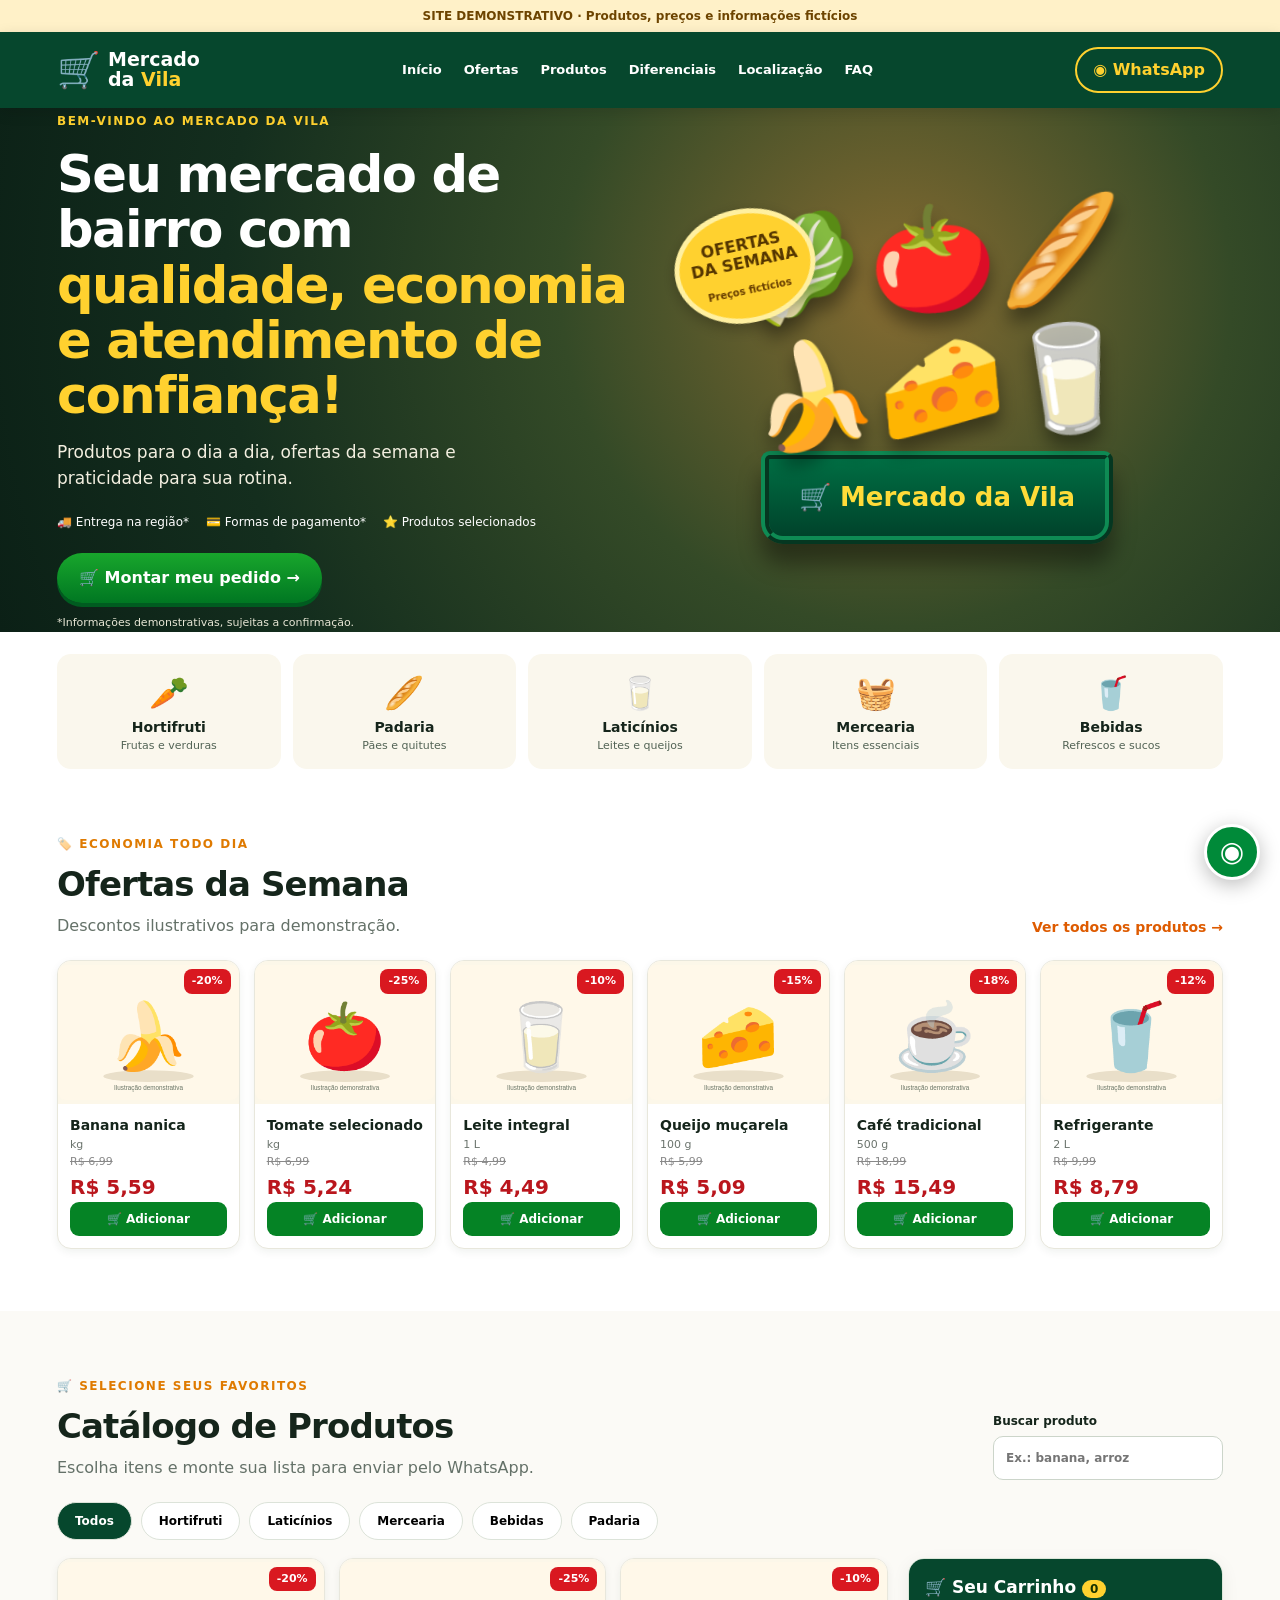
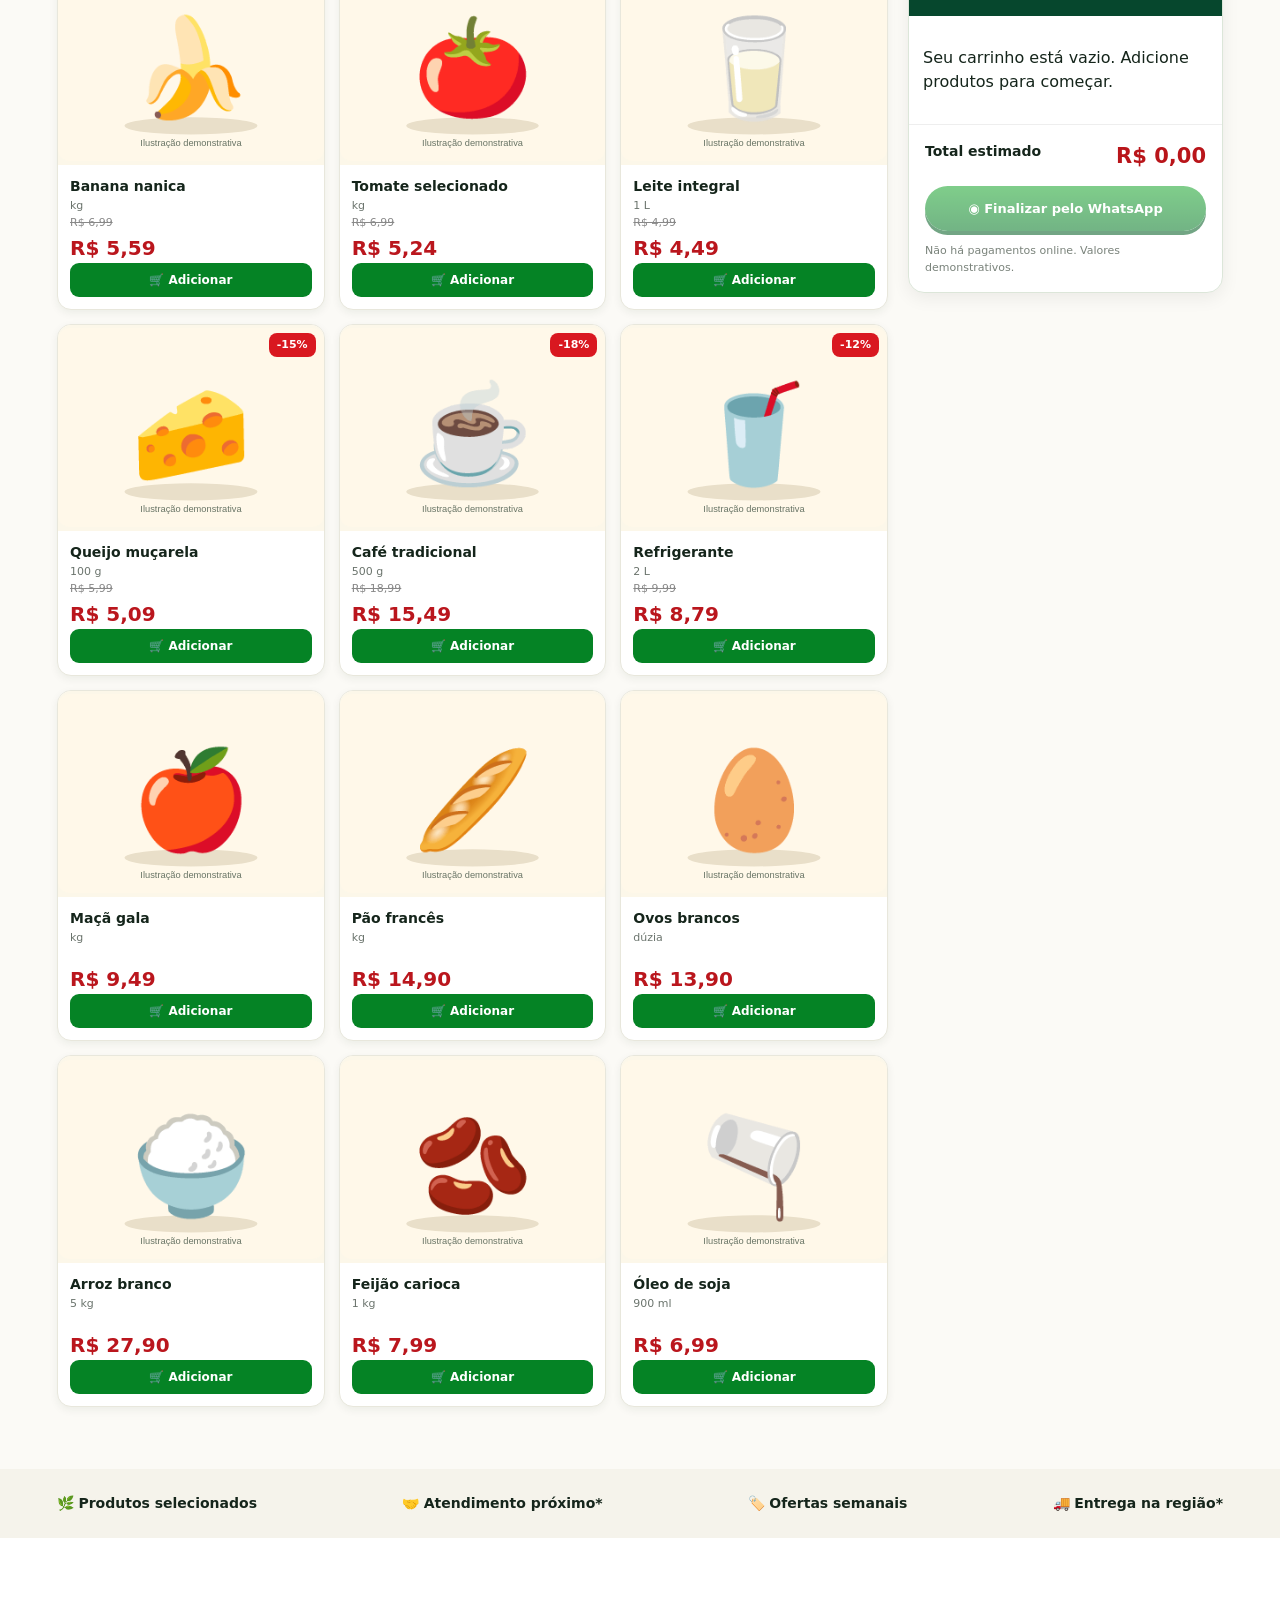
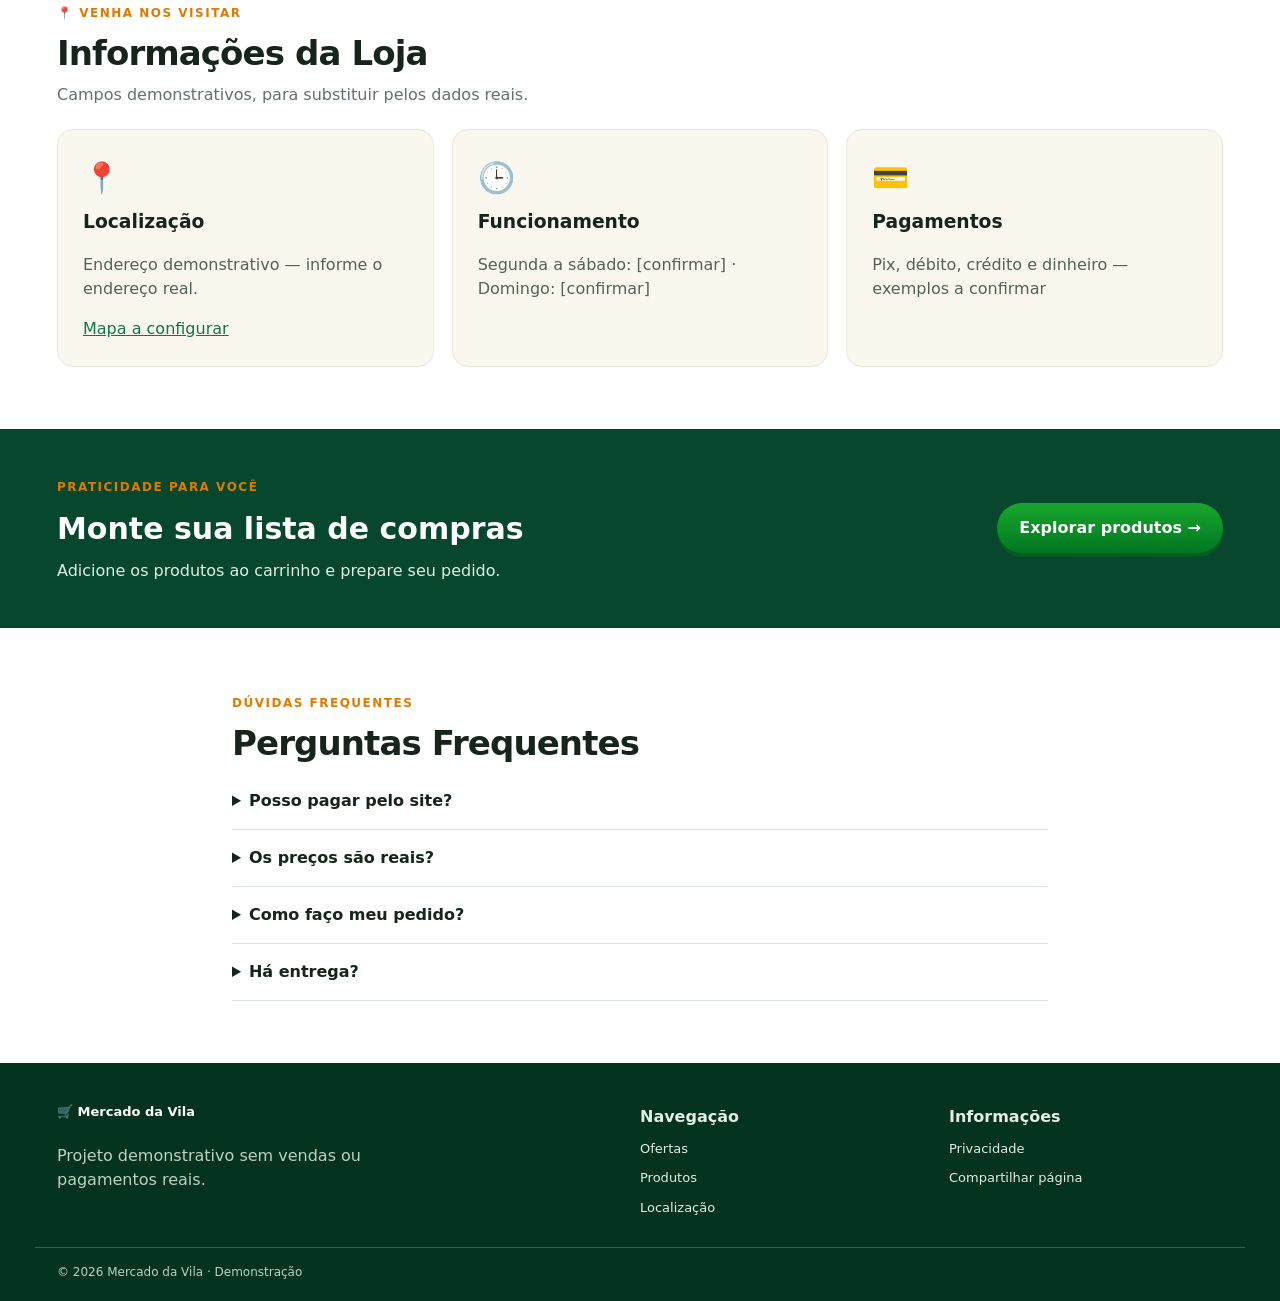
<file: index.html>
<!doctype html><html lang="pt-BR"><head><meta charset="utf-8"><meta name="viewport" content="width=device-width,initial-scale=1"><meta name="theme-color" content="#06472d"><meta name="robots" content="noindex,nofollow"><meta name="description" content="Mercado da Vila: catálogo demonstrativo de mercado de bairro com ofertas e lista de compras."><meta property="og:title" content="Mercado da Vila — Demonstração"><meta property="og:description" content="Catálogo demonstrativo com ofertas e lista de compras."><meta property="og:type" content="website"><title>Mercado da Vila | Demonstração</title><link rel="icon" href="assets/images/favicon.svg" type="image/svg+xml"><link rel="stylesheet" href="css/style.css"><script src="js/data.js" defer></script><script src="js/script.js" defer></script></head><body><a class="skip" href="#main">Pular para conteúdo</a><div class="notice">SITE DEMONSTRATIVO · Produtos, preços e informações fictícios</div><header class="header"><div class="wrap nav"><a class="logo" href="#inicio"><span>🛒</span><span>Mercado<br><b>da <em>Vila</em></b></span></a><button class="hamb" id="hamb" aria-label="Abrir menu" aria-controls="links" aria-expanded="false">☰</button><nav id="links" aria-label="Menu principal"><a href="#inicio">Início</a><a href="#ofertas">Ofertas</a><a href="#produtos">Produtos</a><a href="#diferenciais">Diferenciais</a><a href="#localizacao">Localização</a><a href="#faq">FAQ</a></nav><button class="contact" data-whats>◉ WhatsApp</button></div></header><main id="main"><section class="hero" id="inicio"><div class="wrap hero-layout"><div><span class="eyebrow">BEM-VINDO AO MERCADO DA VILA</span><h1>Seu mercado de bairro com <span>qualidade, economia e atendimento de confiança!</span></h1><p>Produtos para o dia a dia, ofertas da semana e praticidade para sua rotina.</p><div class="hero-perks"><span>🚚 Entrega na região*</span><span>💳 Formas de pagamento*</span><span>⭐ Produtos selecionados</span></div><a class="btn" href="#produtos">🛒 Montar meu pedido →</a><small>*Informações demonstrativas, sujeitas a confirmação.</small></div><div class="hero-visual"><div class="seal">OFERTAS<br><b>DA SEMANA</b><small>Preços fictícios</small></div><div class="produce">🥬🍅🥖<br>🍌🧀🥛</div><div class="crate">🛒 Mercado da Vila</div></div></div></section><div class="wrap categories"><a href="#produtos" data-cat="Hortifruti">🥕<b>Hortifruti</b><small>Frutas e verduras</small></a><a href="#produtos" data-cat="Padaria">🥖<b>Padaria</b><small>Pães e quitutes</small></a><a href="#produtos" data-cat="Laticínios">🥛<b>Laticínios</b><small>Leites e queijos</small></a><a href="#produtos" data-cat="Mercearia">🧺<b>Mercearia</b><small>Itens essenciais</small></a><a href="#produtos" data-cat="Bebidas">🥤<b>Bebidas</b><small>Refrescos e sucos</small></a></div><section class="wrap section" id="ofertas"><div class="section-title"><div><span class="kicker">🏷️ ECONOMIA TODO DIA</span><h2>Ofertas da Semana</h2><p>Descontos ilustrativos para demonstração.</p></div><a href="#produtos">Ver todos os produtos →</a></div><div id="offers" class="products offers"></div></section><section class="section catalog" id="produtos"><div class="wrap"><div class="section-title"><div><span class="kicker">🛒 SELECIONE SEUS FAVORITOS</span><h2>Catálogo de Produtos</h2><p>Escolha itens e monte sua lista para enviar pelo WhatsApp.</p></div><label class="search">Buscar produto <input id="search" type="search" placeholder="Ex.: banana, arroz"></label></div><div id="filters" class="filters"></div><div class="catalog-layout"><div id="grid" class="products"></div><aside class="cart" id="cart"><h3>🛒 Seu Carrinho <span id="count">0</span></h3><div id="items" class="items" aria-live="polite"></div><div class="cart-foot"><div class="total">Total estimado <strong id="total">R$ 0,00</strong></div><button id="checkout" class="btn">◉ Finalizar pelo WhatsApp</button><small>Não há pagamentos online. Valores demonstrativos.</small></div></aside></div></div></section><section class="benefits" id="diferenciais"><div class="wrap benefits-inner"><span>🌿 <b>Produtos selecionados</b></span><span>🤝 <b>Atendimento próximo*</b></span><span>🏷️ <b>Ofertas semanais</b></span><span>🚚 <b>Entrega na região*</b></span></div></section><section class="wrap section" id="localizacao"><div class="section-title"><div><span class="kicker">📍 VENHA NOS VISITAR</span><h2>Informações da Loja</h2><p>Campos demonstrativos, para substituir pelos dados reais.</p></div></div><div class="info"><article><span>📍</span><h3>Localização</h3><p id="address"></p><a id="map" href="#localizacao">Mapa a configurar</a></article><article><span>🕒</span><h3>Funcionamento</h3><p id="hours"></p></article><article><span>💳</span><h3>Pagamentos</h3><p id="payments"></p></article></div></section><section class="callout"><div class="wrap"><div><span class="kicker">PRATICIDADE PARA VOCÊ</span><h2>Monte sua lista de compras</h2><p>Adicione os produtos ao carrinho e prepare seu pedido.</p></div><a class="btn" href="#produtos">Explorar produtos →</a></div></section><section class="wrap section faq" id="faq"><span class="kicker">DÚVIDAS FREQUENTES</span><h2>Perguntas Frequentes</h2><details><summary>Posso pagar pelo site?</summary><p>Não. O site não processa pagamentos e apenas prepara mensagens de pedido.</p></details><details><summary>Os preços são reais?</summary><p>Não. Todos os preços são fictícios e devem ser substituídos antes da divulgação comercial.</p></details><details><summary>Como faço meu pedido?</summary><p>Adicione produtos à lista. Após configurar o número real, o botão de WhatsApp abrirá uma mensagem com os itens.</p></details><details><summary>Há entrega?</summary><p>Entrega, horários e taxas devem ser confirmados com o estabelecimento real.</p></details></section></main><footer><div class="wrap foot"><div><a class="logo" href="#inicio">🛒 Mercado da Vila</a><p>Projeto demonstrativo sem vendas ou pagamentos reais.</p></div><div><b>Navegação</b><a href="#ofertas">Ofertas</a><a href="#produtos">Produtos</a><a href="#localizacao">Localização</a></div><div><b>Informações</b><a href="privacidade.html">Privacidade</a><button id="share">Compartilhar página</button></div></div><div class="wrap copyright">© <span id="year"></span> Mercado da Vila · Demonstração</div></footer><button class="floating" id="floating" aria-label="Contato WhatsApp">◉</button><div id="toast" role="status" aria-live="polite"></div></body></html>
</file>
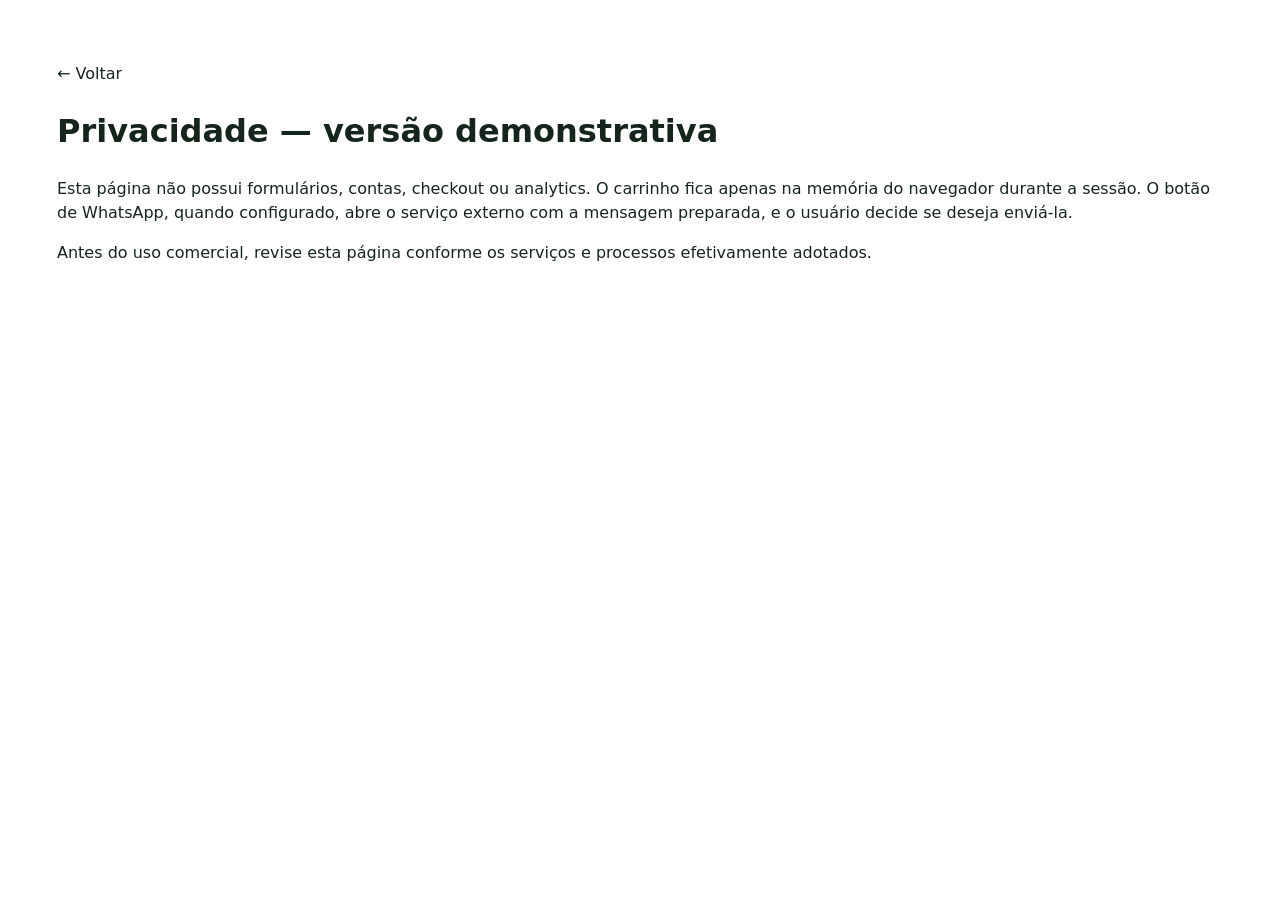
<file: privacidade.html>
<!doctype html><html lang="pt-BR"><head><meta charset="utf-8"><meta name="viewport" content="width=device-width,initial-scale=1"><title>Privacidade — Mercado da Vila (demonstração)</title><link rel="stylesheet" href="css/style.css"></head><body><main class="wrap section"><a href="index.html">← Voltar</a><h1>Privacidade — versão demonstrativa</h1><p>Esta página não possui formulários, contas, checkout ou analytics. O carrinho fica apenas na memória do navegador durante a sessão. O botão de WhatsApp, quando configurado, abre o serviço externo com a mensagem preparada, e o usuário decide se deseja enviá-la.</p><p>Antes do uso comercial, revise esta página conforme os serviços e processos efetivamente adotados.</p></main></body></html>
</file>
<file: css/style.css>
:root{--green:#06472d;--dark:#02341f;--yellow:#ffd12f;--orange:#ff8d24;--cream:#fffaf0;--muted:#647168;--border:#e8e7dc;--radius:16px}*{box-sizing:border-box}html{scroll-behavior:smooth}body{margin:0;font:16px/1.5 system-ui,-apple-system,Segoe UI,sans-serif;color:#15251b;background:white}a{color:inherit;text-decoration:none}button,input{font:inherit}button{cursor:pointer}button:focus-visible,a:focus-visible,input:focus-visible,summary:focus-visible{outline:3px solid #f9a900;outline-offset:3px}.wrap{max-width:1210px;margin:auto;padding:0 22px}.skip{position:absolute;top:-90px;background:white;padding:12px;z-index:20}.skip:focus{top:0}.notice{text-align:center;background:#fff1c8;color:#6d4400;font-weight:750;font-size:12px;padding:7px}.header{background:var(--green);color:white;position:sticky;top:0;z-index:10;box-shadow:0 4px 14px #0002}.nav{display:flex;align-items:center;justify-content:space-between;gap:22px;min-height:76px}.logo{display:flex;align-items:center;gap:7px;font-weight:850;font-size:19px;line-height:1.05;color:white}.logo>span:first-child{font-size:35px}.logo em{color:var(--yellow);font-style:normal}.nav nav{display:flex;gap:22px;font-size:13px;font-weight:650}.nav nav a:hover{color:var(--yellow)}.contact{border:2px solid var(--yellow);border-radius:99px;background:transparent;color:var(--yellow);padding:9px 16px;font-weight:800}.hamb{display:none;background:none;border:0;color:white;font-size:26px}.hero{background:radial-gradient(circle at 70% 35%,#856b31 0%,#344a27 35%,#142e1e 70%,#0b2016 100%);color:white;overflow:hidden}.hero-layout{display:grid;grid-template-columns:1fr 1fr;min-height:455px;align-items:center;gap:22px}.hero h1{font-size:clamp(32px,4vw,54px);line-height:1.08;letter-spacing:-1.6px;margin:15px 0}.hero h1 span{color:var(--yellow)}.hero p{max-width:490px;color:#f3efe0;font-size:17px}.eyebrow,.kicker{font-size:12px;font-weight:900;letter-spacing:1.5px;color:var(--yellow)}.hero-perks{display:flex;gap:17px;flex-wrap:wrap;font-size:12px;margin:22px 0}.hero .btn{max-width:370px}.hero small{display:block;color:#e7e6d5;margin-top:12px;font-size:11px}.btn{display:inline-flex;justify-content:center;align-items:center;gap:8px;background:linear-gradient(180deg,#18a62c,#007722);color:white;border:0;border-radius:99px;padding:13px 22px;font-weight:850;box-shadow:0 4px 0 #005c20;transition:transform .2s,filter .2s}.btn:hover{transform:translateY(-2px);filter:brightness(1.06)}.hero-visual{position:relative;min-height:370px;display:flex;align-items:center;justify-content:center;flex-direction:column}.produce{font-size:clamp(75px,8vw,112px);line-height:1.25;text-align:center;filter:drop-shadow(0 13px 9px #0006);transform:rotate(-4deg)}.crate{background:linear-gradient(#006e43,#00432b);border:8px ridge #0e8b54;border-radius:9px 9px 22px 22px;color:#ffdc39;padding:19px 30px;font-size:26px;font-weight:900;box-shadow:0 20px 22px #0006}.seal{position:absolute;top:24px;left:4%;background:var(--yellow);border:5px solid #fff0a0;border-radius:50%;color:#553600;padding:22px 12px;text-align:center;line-height:1.15;transform:rotate(-12deg);font-weight:900;z-index:1;box-shadow:0 5px 15px #0004}.seal small{display:block;color:#673d00;font-size:10px}.categories{display:grid;grid-template-columns:repeat(5,1fr);gap:12px;margin-top:22px}.categories a{background:#faf7ed;border-radius:14px;padding:15px 8px;text-align:center;display:flex;flex-direction:column;align-items:center;transition:transform .2s}.categories a:hover{transform:translateY(-4px)}.categories a:first-line{font-size:32px}.categories a{font-size:32px}.categories b{font-size:14px}.categories small{font-size:11px;color:#526355}.section{padding-top:62px;padding-bottom:62px;scroll-margin-top:85px}.section-title{display:flex;justify-content:space-between;align-items:end;gap:20px;margin-bottom:22px}.section-title h2,.faq h2{font-size:clamp(26px,3vw,34px);letter-spacing:-.9px;margin:4px 0}.section-title p{margin:0;color:var(--muted)}.section-title>a{font-weight:750;color:#de5b00;font-size:14px}.kicker{color:#df7a00}.products{display:grid;grid-template-columns:repeat(3,minmax(0,1fr));gap:14px}.offers{grid-template-columns:repeat(6,minmax(0,1fr))}.product{background:white;border:1px solid var(--border);border-radius:14px;overflow:hidden;box-shadow:0 3px 9px #122b1710;display:flex;flex-direction:column;min-width:0}.product .pic{position:relative;background:#fcf7e9;aspect-ratio:4/3}.product img{width:100%;height:100%;object-fit:contain}.discount{position:absolute;right:8px;top:8px;background:#d91820;color:white;font-size:11px;font-weight:850;padding:4px 8px;border-radius:8px}.product .body{padding:12px;display:flex;flex-direction:column;flex:1}.product h3{font-size:14px;margin:0 0 3px;line-height:1.3}.unit{color:#6b746d;font-size:11px}.old{font-size:11px;text-decoration:line-through;color:#888;min-height:18px}.price{font-size:20px;font-weight:900;color:#ba161d}.add{margin-top:auto;background:#058325;border:0;color:white;border-radius:9px;padding:8px;font-weight:800;font-size:12px}.add:hover{background:#006a1d}.catalog{background:#fbfaf6}.search{font-size:12px;font-weight:700}.search input{display:block;margin-top:6px;padding:12px;border:1px solid #ccd5ca;border-radius:10px;min-width:230px}.filters{display:flex;gap:9px;flex-wrap:wrap;margin:18px 0}.filters button{border:1px solid #dce3d9;background:white;border-radius:99px;padding:9px 17px;font-weight:750;font-size:12px}.filters button[aria-pressed=true]{background:var(--green);color:white}.catalog-layout{display:grid;grid-template-columns:minmax(0,1fr) 315px;align-items:start;gap:20px}.cart{background:white;border:1px solid #dce6d9;border-radius:16px;overflow:hidden;position:sticky;top:100px;box-shadow:0 5px 18px #0001}.cart h3{background:var(--green);color:white;padding:16px;margin:0;font-size:17px}.cart h3 span{font-size:12px;background:var(--yellow);color:#183300;border-radius:99px;padding:2px 8px}.items{padding:14px;max-height:370px;overflow:auto}.cart-row{display:grid;grid-template-columns:1fr auto;gap:8px;border-bottom:1px solid #eee;padding:9px 0;font-size:12px}.cart-row b{display:block}.cart-row .qty{display:flex;align-items:center;gap:6px}.qty button{border:1px solid #ddd;background:white;border-radius:5px;min-width:25px;height:25px}.cart-foot{padding:16px;border-top:1px solid #eee}.total{display:flex;justify-content:space-between;font-size:14px;font-weight:700;margin-bottom:13px}.total strong{font-size:21px;color:#b9151a}.cart-foot .btn{width:100%;font-size:13px}.cart-foot small{display:block;color:#7a837b;margin-top:12px;font-size:11px}.benefits{background:#f5f3eb;padding:24px 0}.benefits-inner{display:flex;justify-content:space-between;gap:15px;flex-wrap:wrap}.benefits-inner span{font-size:14px}.info{display:grid;grid-template-columns:repeat(3,1fr);gap:18px}.info article{background:#faf7ef;border:1px solid #e9e7db;border-radius:16px;padding:25px}.info article>span{font-size:30px}.info h3{margin:8px 0}.info p{color:#526257}.info a{color:#0b7946;text-decoration:underline}.callout{background:var(--green);color:white;padding:45px 0}.callout .wrap{display:flex;justify-content:space-between;align-items:center;gap:30px}.callout h2{font-size:30px;margin:8px 0}.callout p{margin:0;color:#e0efe4}.faq{max-width:860px}.faq details{border-bottom:1px solid #dce5dc;padding:16px 0}.faq summary{cursor:pointer;font-weight:750}.faq details p{color:var(--muted)}footer{background:#03331f;color:#e4eee5;padding:42px 0 20px}.foot{display:grid;grid-template-columns:2fr 1fr 1fr;gap:35px}.foot>div{display:flex;flex-direction:column;gap:10px}.foot p{color:#bdd1c1;max-width:350px}.foot a,.foot button{font-size:13px}.foot button{border:0;background:none;text-align:left;padding:0;color:inherit}.copyright{border-top:1px solid #32634c;margin-top:30px;padding-top:15px;font-size:12px;color:#bbd2c2}.floating{position:fixed;right:20px;bottom:20px;width:56px;height:56px;background:#008a39;border:3px solid white;border-radius:50%;color:white;font-size:28px;z-index:12;box-shadow:0 5px 20px #0004}#toast{position:fixed;bottom:90px;right:20px;background:#163f2a;color:white;padding:13px 18px;border-radius:10px;z-index:20;max-width:320px;display:none}@media(max-width:1050px){.offers{grid-template-columns:repeat(3,1fr)}.catalog-layout{grid-template-columns:1fr}.cart{position:static}.nav nav{gap:12px}}@media(max-width:720px){.nav{min-height:68px}.hamb{display:block;margin-left:auto}.nav nav{display:none;position:absolute;top:100%;left:0;right:0;background:var(--green);padding:16px 24px;flex-direction:column}.nav nav.open{display:flex}.contact{display:none}.hero-layout{grid-template-columns:1fr;padding-top:32px}.hero-visual{min-height:290px}.hero h1{font-size:36px}.produce{font-size:70px}.crate{font-size:18px}.seal{left:2%;top:2px}.categories{grid-template-columns:repeat(3,1fr)}.products{grid-template-columns:repeat(2,minmax(0,1fr))}.offers{grid-template-columns:repeat(2,minmax(0,1fr))}.section-title{align-items:start;flex-direction:column}.search,.search input{width:100%}.info{grid-template-columns:1fr}.callout .wrap{align-items:start;flex-direction:column}.foot{grid-template-columns:1fr 1fr}.foot>div:first-child{grid-column:1/-1}}@media(max-width:400px){.categories{grid-template-columns:repeat(2,1fr)}.hero h1{font-size:31px}.products{gap:9px}.product .body{padding:9px}.price{font-size:17px}}@media(prefers-reduced-motion:reduce){html{scroll-behavior:auto}*,*:before,*:after{transition:none!important;animation:none!important}}
</file>
